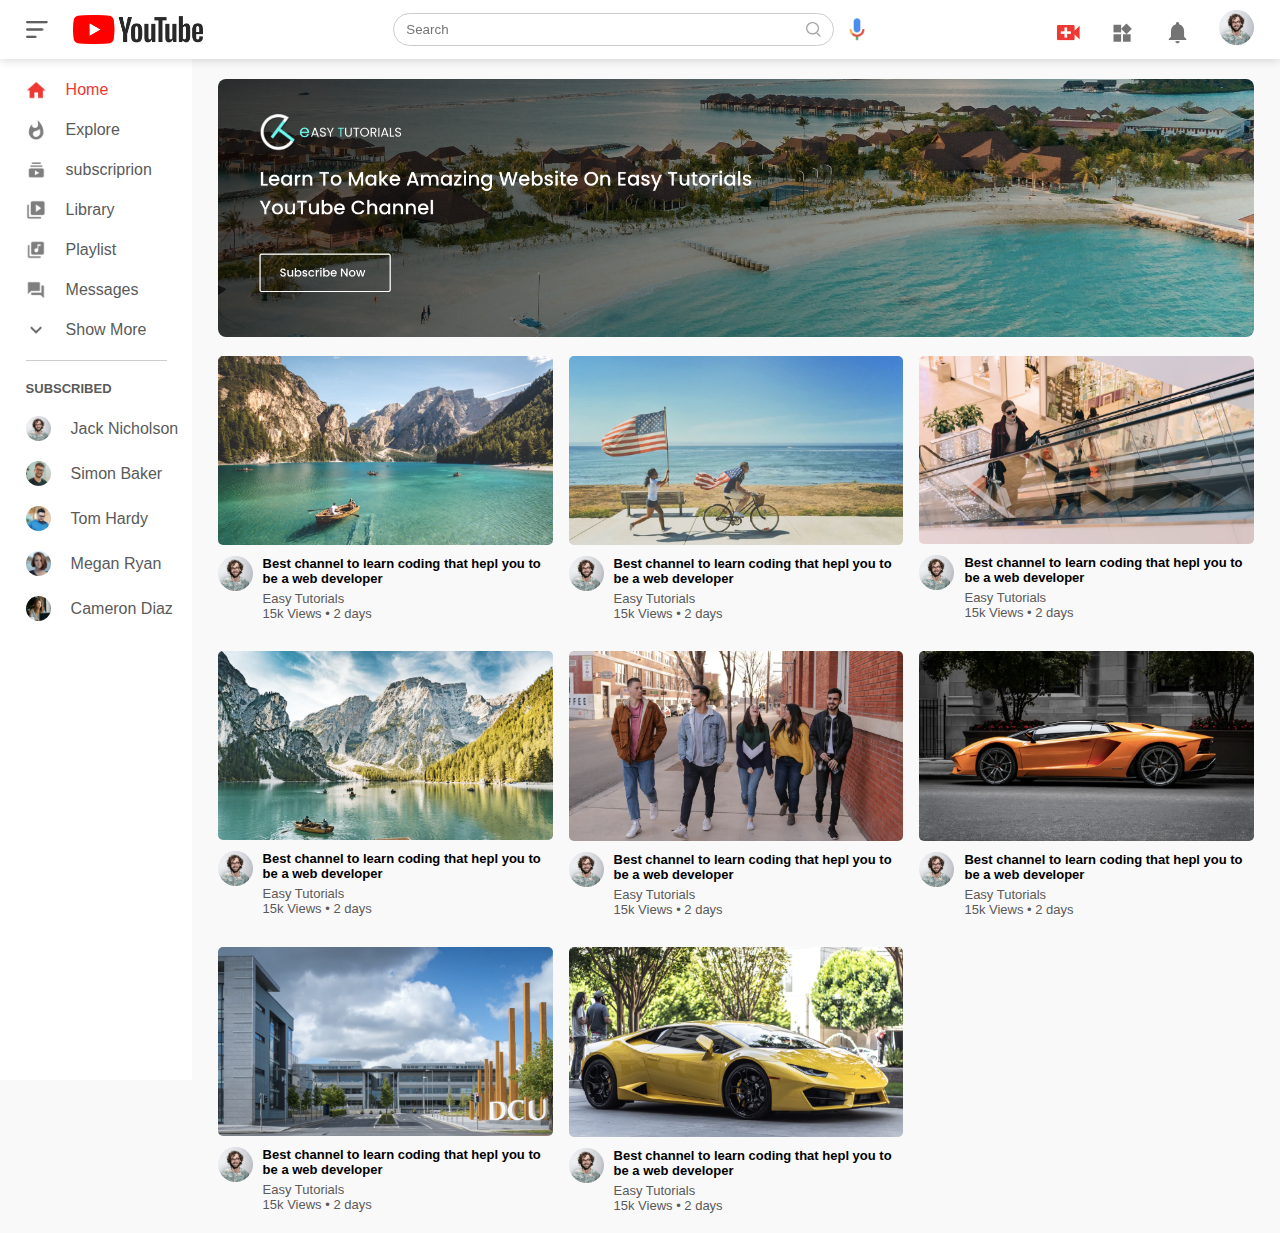
<file: index.html>
<!DOCTYPE html>
<html lang="en">
<head>
    <meta charset="UTF-8">
    <meta http-equiv="X-UA-Compatible" content="IE=edge">
    <meta name="viewport" content="width=device-width, initial-scale=1.0">
    <title>YouTube</title>
    <link rel="stylesheet" href="style.css">
</head>
<body>
    
<nav class="flex-div">
    <div class="nav-left flex-div">
        <img src="images/menu.png" class="menu-icon">
        <img src="images/youtube-logo-9.png" class="logo">
    </div>
    <div class="nav-middle flex-div">
        <div class="search-box flex-div">
            <input type="text" placeholder="Search">
            <img src="images/search.png">
        </div>
        <img src="images/voice-search.png" class="mic-icon">

    </div>
    <div class="nav-right">
    <img src="images/upload.png">
    <img src="images/more.png">
    <img src="images/notification.png">
    <img src="images/Jack.png" class="user-icon">
    </div>
</nav>
<div class="sidebar">
    <div class="shortcut-links">
        <a href=""><img src="images/home.png"><p>Home</p></a>
        <a href=""><img src="images/explore.png"><p>Explore</p></a>
        <a href=""><img src="images/subscriprion.png"><p>subscriprion</p></a>
        <a href=""><img src="images/library.png"><p>Library</p></a>
        <a href=""><img src="images/playlist.png"><p>Playlist</p></a>
        <a href=""><img src="images/messages.png"><p>Messages</p></a>
        <a href=""><img src="images/show-more.png"><p>Show More</p></a>
        <hr>
    </div>
    <div class="subscribed-list">
        <h3>SUBSCRIBED</h3>
        <a href=""><img src="images/Jack.png"><p>Jack Nicholson</p></a>
        <a href=""><img src="images/simon.png"><p>Simon Baker</p></a>
        <a href=""><img src="images/tom.png"><p>Tom Hardy</p></a>
        <a href=""><img src="images/megan.png"><p>Megan Ryan</p></a>
        <a href=""><img src="images/cameron.png"><p>Cameron Diaz</p></a>
    </div>
</div>

<div class="container">
    <div class="banner">
        <img src="images/banner.png">
    </div>
    <div class="list-container">
        <div class="vid-list">
            <a href=""><img src="images/thumbnail1.png" class="thumbnail"></a>
            
            <div class="flex-div">
                <img src="images/Jack.png">
                <div class="vid-info">
                    <a href="">Best channel to learn coding that hepl you to be a web developer</a>
                    <p>Easy Tutorials</p>
                    <p>15k Views &bull; 2 days</p>
                </div>
            </div>
        </div>
        <div class="vid-list">
            <a href=""><img src="images/thumbnail2.png" class="thumbnail"></a>
            
            <div class="flex-div">
                <img src="images/Jack.png">
                <div class="vid-info">
                    <a href="">Best channel to learn coding that hepl you to be a web developer</a>
                    <p>Easy Tutorials</p>
                    <p>15k Views &bull; 2 days</p>
                </div>
            </div>
        </div>
        <div class="vid-list">
            <a href=""><img src="images/thumbnail3.png" class="thumbnail"></a>
            
            <div class="flex-div">
                <img src="images/Jack.png">
                <div class="vid-info">
                    <a href="">Best channel to learn coding that hepl you to be a web developer</a>
                    <p>Easy Tutorials</p>
                    <p>15k Views &bull; 2 days</p>
                </div>
            </div>
        </div>
        <div class="vid-list">
            <a href=""><img src="images/thumbnail4.png" class="thumbnail"></a>
            
            <div class="flex-div">
                <img src="images/Jack.png">
                <div class="vid-info">
                    <a href="">Best channel to learn coding that hepl you to be a web developer</a>
                    <p>Easy Tutorials</p>
                    <p>15k Views &bull; 2 days</p>
                </div>
            </div>
        </div>
        <div class="vid-list">
            <a href=""><img src="images/thumbnail5.png" class="thumbnail"></a>
            
            <div class="flex-div">
                <img src="images/Jack.png">
                <div class="vid-info">
                    <a href="">Best channel to learn coding that hepl you to be a web developer</a>
                    <p>Easy Tutorials</p>
                    <p>15k Views &bull; 2 days</p>
                </div>
            </div>
        </div>
        <div class="vid-list">
            <a href=""><img src="images/thumbnail6.png" class="thumbnail"></a>
            
            <div class="flex-div">
                <img src="images/Jack.png">
                <div class="vid-info">
                    <a href="">Best channel to learn coding that hepl you to be a web developer</a>
                    <p>Easy Tutorials</p>
                    <p>15k Views &bull; 2 days</p>
                </div>
            </div>
        </div>
        <div class="vid-list">
            <a href=""><img src="images/thumbnail7.png" class="thumbnail"></a>
            
            <div class="flex-div">
                <img src="images/Jack.png">
                <div class="vid-info">
                    <a href="">Best channel to learn coding that hepl you to be a web developer</a>
                    <p>Easy Tutorials</p>
                    <p>15k Views &bull; 2 days</p>
                </div>
            </div>
        </div>
        <div class="vid-list">
            <a href=""><img src="images/thumbnail8.png" class="thumbnail"></a>
            
            <div class="flex-div">
                <img src="images/Jack.png">
                <div class="vid-info">
                    <a href="">Best channel to learn coding that hepl you to be a web developer</a>
                    <p>Easy Tutorials</p>
                    <p>15k Views &bull; 2 days</p>
                </div>
            </div>
        </div>
    </div>
</div>

</body>
</html>
</file>
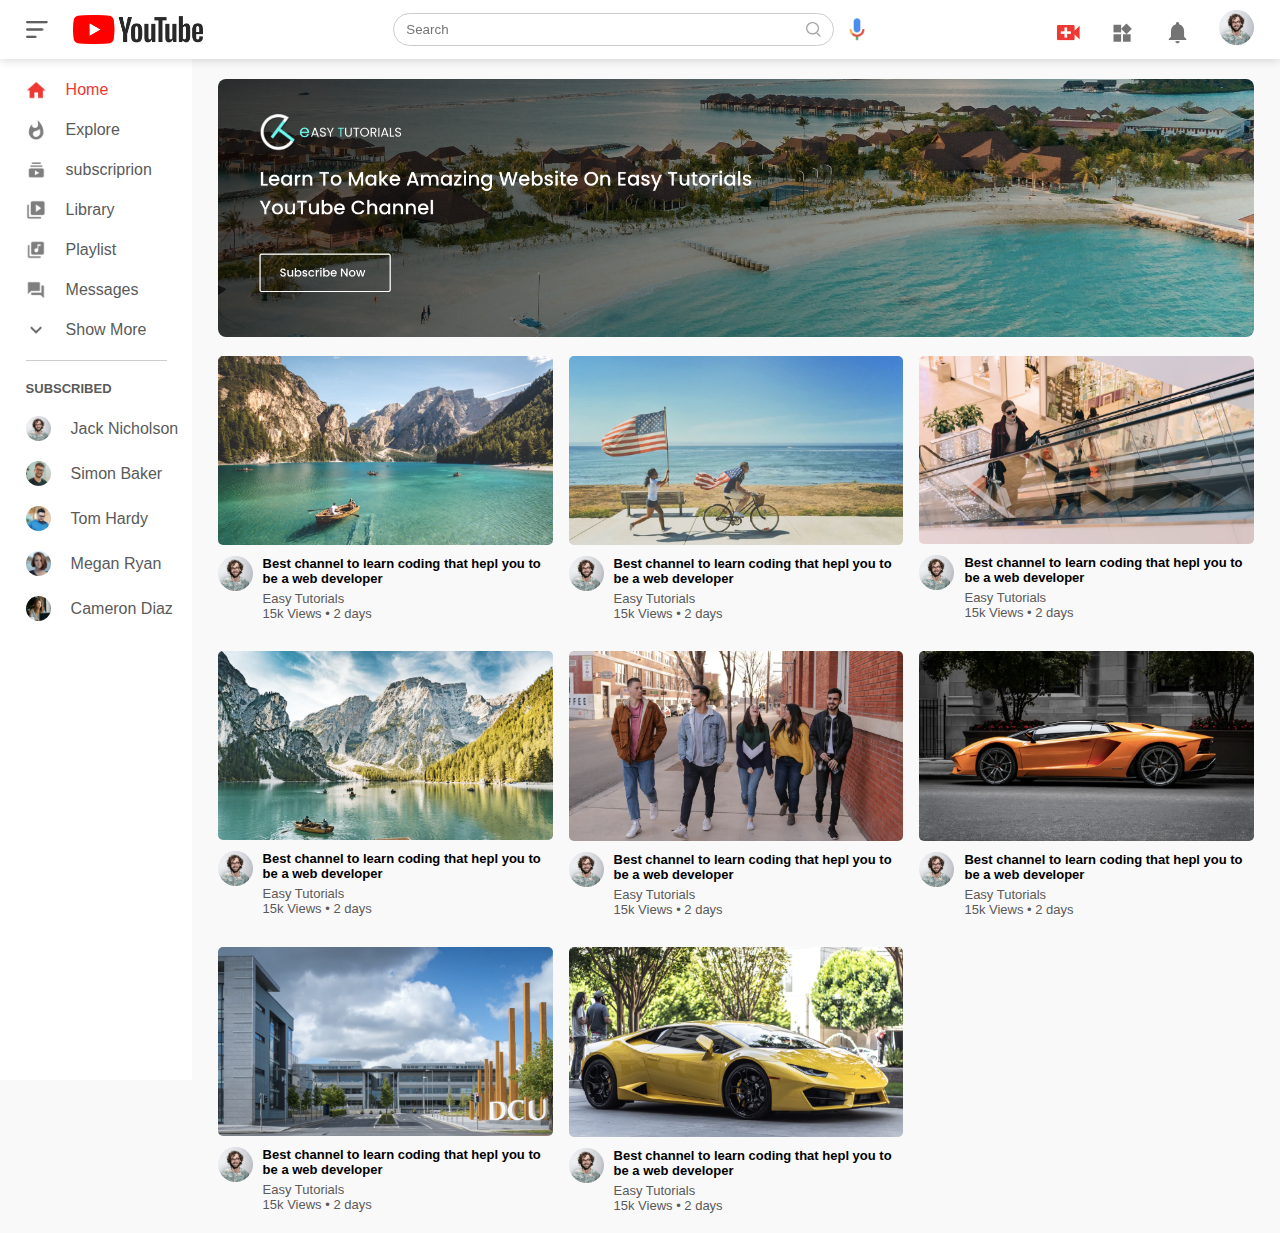
<file: images/index.html>
<!DOCTYPE html>
<html lang="en">
<head>
    <meta charset="UTF-8">
    <meta http-equiv="X-UA-Compatible" content="IE=edge">
    <meta name="viewport" content="width=device-width, initial-scale=1.0">
    <title>YouTube</title>
    <link rel="stylesheet" href="style.css">
</head>
<body>
    
<nav class="flex-div">
    <div class="nav-left flex-div">
        <img src="./menu.png" class="menu-icon">
        <img src="./youtube-logo-9.png" class="logo">
    </div>
    <div class="nav-middle flex-div">
        <div class="search-box flex-div">
            <input type="text" placeholder="Search">
            <img src="./search.png">
        </div>
        <img src="./voice-search.png" class="mic-icon">

    </div>
    <div class="nav-right">
    <img src="./upload.png">
    <img src="./more.png">
    <img src="./notification.png">
    <img src="./Jack.png" class="user-icon">
    </div>
</nav>
<div class="sidebar">
    <div class="shortcut-links">
        <a href=""><img src="./home.png"><p>Home</p></a>
        <a href=""><img src="./explore.png"><p>Explore</p></a>
        <a href=""><img src="./subscriprion.png"><p>subscriprion</p></a>
        <a href=""><img src="./library.png"><p>Library</p></a>
        <a href=""><img src="./playlist.png"><p>Playlist</p></a>
        <a href=""><img src="./messages.png"><p>Messages</p></a>
        <a href=""><img src="./show-more.png"><p>Show More</p></a>
        <hr>
    </div>
    <div class="subscribed-list">
        <h3>SUBSCRIBED</h3>
        <a href=""><img src="./Jack.png"><p>Jack Nicholson</p></a>
        <a href=""><img src="./simon.png"><p>Simon Baker</p></a>
        <a href=""><img src="./tom.png"><p>Tom Hardy</p></a>
        <a href=""><img src="./megan.png"><p>Megan Ryan</p></a>
        <a href=""><img src="./cameron.png"><p>Cameron Diaz</p></a>
    </div>
</div>

<div class="container">
    <div class="banner">
        <img src="./banner.png">
    </div>
    <div class="list-container">
        <div class="vid-list">
            <a href=""><img src="./thumbnail1.png" class="thumbnail"></a>
            
            <div class="flex-div">
                <img src="./Jack.png">
                <div class="vid-info">
                    <a href="">Best channel to learn coding that hepl you to be a web developer</a>
                    <p>Easy Tutorials</p>
                    <p>15k Views &bull; 2 days</p>
                </div>
            </div>
        </div>
        <div class="vid-list">
            <a href=""><img src="./thumbnail2.png" class="thumbnail"></a>
            
            <div class="flex-div">
                <img src="./Jack.png">
                <div class="vid-info">
                    <a href="">Best channel to learn coding that hepl you to be a web developer</a>
                    <p>Easy Tutorials</p>
                    <p>15k Views &bull; 2 days</p>
                </div>
            </div>
        </div>
        <div class="vid-list">
            <a href=""><img src="./thumbnail3.png" class="thumbnail"></a>
            
            <div class="flex-div">
                <img src="./Jack.png">
                <div class="vid-info">
                    <a href="">Best channel to learn coding that hepl you to be a web developer</a>
                    <p>Easy Tutorials</p>
                    <p>15k Views &bull; 2 days</p>
                </div>
            </div>
        </div>
        <div class="vid-list">
            <a href=""><img src="./thumbnail4.png" class="thumbnail"></a>
            
            <div class="flex-div">
                <img src="./Jack.png">
                <div class="vid-info">
                    <a href="">Best channel to learn coding that hepl you to be a web developer</a>
                    <p>Easy Tutorials</p>
                    <p>15k Views &bull; 2 days</p>
                </div>
            </div>
        </div>
        <div class="vid-list">
            <a href=""><img src="./thumbnail5.png" class="thumbnail"></a>
            
            <div class="flex-div">
                <img src="./Jack.png">
                <div class="vid-info">
                    <a href="">Best channel to learn coding that hepl you to be a web developer</a>
                    <p>Easy Tutorials</p>
                    <p>15k Views &bull; 2 days</p>
                </div>
            </div>
        </div>
        <div class="vid-list">
            <a href=""><img src="./thumbnail6.png" class="thumbnail"></a>
            
            <div class="flex-div">
                <img src="./Jack.png">
                <div class="vid-info">
                    <a href="">Best channel to learn coding that hepl you to be a web developer</a>
                    <p>Easy Tutorials</p>
                    <p>15k Views &bull; 2 days</p>
                </div>
            </div>
        </div>
        <div class="vid-list">
            <a href=""><img src="./thumbnail7.png" class="thumbnail"></a>
            
            <div class="flex-div">
                <img src="./Jack.png">
                <div class="vid-info">
                    <a href="">Best channel to learn coding that hepl you to be a web developer</a>
                    <p>Easy Tutorials</p>
                    <p>15k Views &bull; 2 days</p>
                </div>
            </div>
        </div>
        <div class="vid-list">
            <a href=""><img src="./thumbnail8.png" class="thumbnail"></a>
            
            <div class="flex-div">
                <img src="./Jack.png">
                <div class="vid-info">
                    <a href="">Best channel to learn coding that hepl you to be a web developer</a>
                    <p>Easy Tutorials</p>
                    <p>15k Views &bull; 2 days</p>
                </div>
            </div>
        </div>
    </div>
</div>

</body>
</html>
</file>
<file: style.css>
*{
    margin: 0;
    padding: 0;
    font-family: 'poppins',sans-serif;
    box-sizing: border-box;
}
a{
    text-decoration: none;
    color: #5a5a5a;

}
img{
    cursor: pointer;
}
.flex-div{
    display: flex;
    align-items: center;
}
nav{
    padding: 10px 2%;
    justify-content: space-between;
    box-shadow: 0 0 10px rgba(0,0,0,0.2);
    background: white;
    position: sticky;
    top: 0;
    z-index: 10;

}
.nav-right img{
    width: 25px;
    margin-right: 25px;

}
.nav-right .user-icon{
    width: 35px;
    border-radius: 50%;
    margin-right: 0;
}
.nav-left .menu-icon{
    width: 22px;
    margin-right: 25px;
}
.nav-left .logo{
    width: 130px;

}
.nav-middle .mic-icon{
    width: 16px;
}
.nav-middle .search-box{
    border: 1px solid #ccc;
    margin-right: 15px;
    padding: 8px 12px;
    border-radius: 25px;
}
.nav-middle .search-box input{
    width: 400px;
    border: 0;
    outline: 0;
    background: transparent;
}
.nav-middle .search-box img{
    width: 15px;

}
.sidebar{
    background: white;
    width: 15%;
    height: 100vh;
    position: fixed;
    top: 0;
    padding-left: 2%;
    padding-top: 80px;
    padding-bottom: 1000px;
    overflow: y;
    overflow: scroll;

}
.shortcut-links a img{

    width: 20px;
    margin-right: 20px;
    

}
.shortcut-links a{
    display: flex;
    align-items: center;
    margin-bottom: 20px;
    width: fit-content;
    flex-wrap: wrap;
    
}
.shortcut-links a:first-child{
    color: #ed3833;


}
.sidebar hr{
    border: 0;
    height: 1px;
    background: #ccc;
    width: 85%;
}
.subscribed-list h3{
    font-size: 13px;
    margin:20px 0 ;
    color: #5a5a5a;

}
.subscribed-list a{
    display: flex;
    align-items: center;
    margin-bottom: 20px;
    width: fit-content;
    flex-wrap: wrap;
}
.subscribed-list a img{
    width: 25px;
    border-radius: 50%;
    margin-right: 20px;

}
.container{
    background: #f9f9f9;
    padding-left: 17%;
    padding-right: 2%;
    padding-top: 20px;
    padding-bottom: 20px;
}
.banner{
    width: 100%;
}
.banner img{
    width: 100%;
    border-radius: 8px;
}
.list-container{
    display: grid;
    grid-template-columns: repeat(auto-fit, minmax(250px, 1fr));
    grid-column-gap: 16px;
    grid-row-gap: 30px;
    margin-top: 15px;
}
.vid-list .thumbnail{
    width: 100%;
    border-radius: 5px;

}
.vid-list .flex-div{
    align-items: flex-start;
    margin-top: 7px;
}
.vid-list .flex-div img{
    width: 35px;
    margin-right: 10px;
    border-radius: 50%;


}
.vid-info{
    color: #5a5a5a;
    font-size: 13px;

}
.vid-info a{
    color: #000;
    font-weight: 600;
    display: block;
    margin-bottom: 5px;
    
}
</file>
<file: images/style.css>
*{
    margin: 0;
    padding: 0;
    font-family: 'poppins',sans-serif;
    box-sizing: border-box;
}
a{
    text-decoration: none;
    color: #5a5a5a;

}
img{
    cursor: pointer;
}
.flex-div{
    display: flex;
    align-items: center;
}
nav{
    padding: 10px 2%;
    justify-content: space-between;
    box-shadow: 0 0 10px rgba(0,0,0,0.2);
    background: white;
    position: sticky;
    top: 0;
    z-index: 10;

}
.nav-right img{
    width: 25px;
    margin-right: 25px;

}
.nav-right .user-icon{
    width: 35px;
    border-radius: 50%;
    margin-right: 0;
}
.nav-left .menu-icon{
    width: 22px;
    margin-right: 25px;
}
.nav-left .logo{
    width: 130px;

}
.nav-middle .mic-icon{
    width: 16px;
}
.nav-middle .search-box{
    border: 1px solid #ccc;
    margin-right: 15px;
    padding: 8px 12px;
    border-radius: 25px;
}
.nav-middle .search-box input{
    width: 400px;
    border: 0;
    outline: 0;
    background: transparent;
}
.nav-middle .search-box img{
    width: 15px;

}
.sidebar{
    background: white;
    width: 15%;
    height: 100vh;
    position: fixed;
    top: 0;
    padding-left: 2%;
    padding-top: 80px;
    padding-bottom: 1000px;
    overflow: y;
    overflow: scroll;

}
.shortcut-links a img{

    width: 20px;
    margin-right: 20px;
    

}
.shortcut-links a{
    display: flex;
    align-items: center;
    margin-bottom: 20px;
    width: fit-content;
    flex-wrap: wrap;
    
}
.shortcut-links a:first-child{
    color: #ed3833;


}
.sidebar hr{
    border: 0;
    height: 1px;
    background: #ccc;
    width: 85%;
}
.subscribed-list h3{
    font-size: 13px;
    margin:20px 0 ;
    color: #5a5a5a;

}
.subscribed-list a{
    display: flex;
    align-items: center;
    margin-bottom: 20px;
    width: fit-content;
    flex-wrap: wrap;
}
.subscribed-list a img{
    width: 25px;
    border-radius: 50%;
    margin-right: 20px;

}
.container{
    background: #f9f9f9;
    padding-left: 17%;
    padding-right: 2%;
    padding-top: 20px;
    padding-bottom: 20px;
}
.banner{
    width: 100%;
}
.banner img{
    width: 100%;
    border-radius: 8px;
}
.list-container{
    display: grid;
    grid-template-columns: repeat(auto-fit, minmax(250px, 1fr));
    grid-column-gap: 16px;
    grid-row-gap: 30px;
    margin-top: 15px;
}
.vid-list .thumbnail{
    width: 100%;
    border-radius: 5px;

}
.vid-list .flex-div{
    align-items: flex-start;
    margin-top: 7px;
}
.vid-list .flex-div img{
    width: 35px;
    margin-right: 10px;
    border-radius: 50%;


}
.vid-info{
    color: #5a5a5a;
    font-size: 13px;

}
.vid-info a{
    color: #000;
    font-weight: 600;
    display: block;
    margin-bottom: 5px;
    
}
</file>
